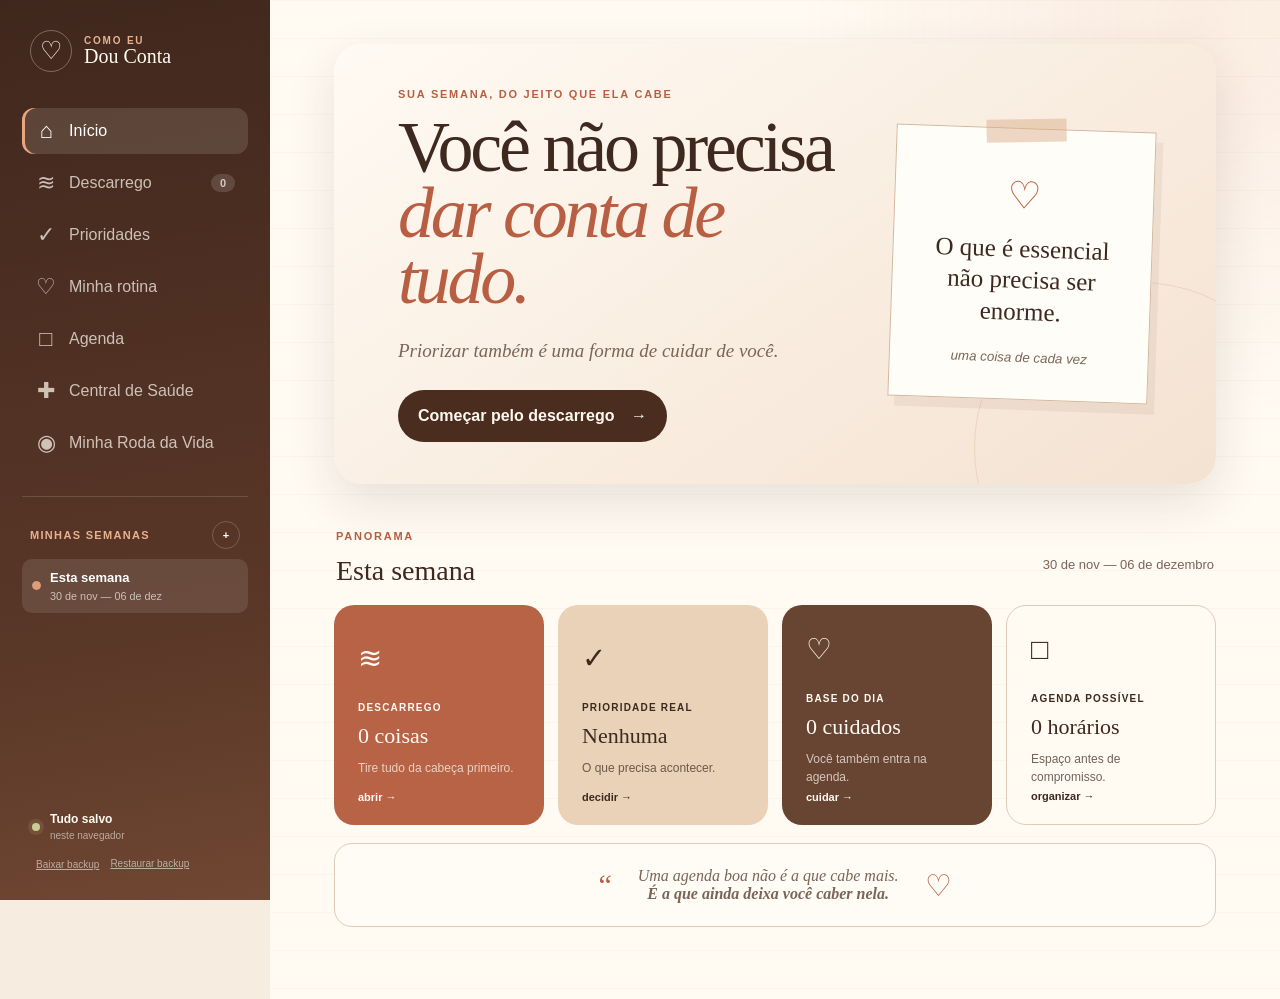
<file: index.html>
<!doctype html>
<html lang="pt-BR">
<head>
  <meta charset="utf-8">
  <meta name="viewport" content="width=device-width, initial-scale=1">
  <meta name="theme-color" content="#4b2d20">
  <meta name="description" content="Uma ferramenta acolhedora para descarregar, priorizar e organizar uma semana possível.">
  <title>Priorizar também é cuidar — Como Eu Dou Conta</title>
  <link rel="stylesheet" href="./styles.css">
  <link rel="stylesheet" href="./organizacao-extra.css">
</head>
<body>
  <div class="app-shell">
    <aside class="sidebar" aria-label="Navegação principal">
      <a class="brand" href="#inicio" data-view-link="inicio">
        <span class="brand-heart" aria-hidden="true">♡</span>
        <span><small>Como Eu</small> Dou Conta</span>
      </a>

      <nav class="main-nav">
        <button class="nav-item active" type="button" data-view="inicio"><span>⌂</span> Início</button>
        <button class="nav-item" type="button" data-view="descarrego"><span>≋</span> Descarrego <b id="inbox-count">0</b></button>
        <button class="nav-item" type="button" data-view="prioridades"><span>✓</span> Prioridades</button>
        <button class="nav-item" type="button" data-view="rotina"><span>♡</span> Minha rotina</button>
        <button class="nav-item" type="button" data-view="agenda"><span>□</span> Agenda</button>
        <a class="nav-item nav-link" href="./saude.html"><span>✚</span> Central de Saúde</a>
        <a class="nav-item nav-link" href="./roda.html"><span>◉</span> Minha Roda da Vida</a>
      </nav>

      <div class="weeks-block">
        <div class="weeks-heading"><span>Minhas semanas</span><button type="button" id="add-week" title="Adicionar semana" aria-label="Adicionar uma nova semana">+</button></div>
        <div id="week-list" class="week-list"></div>
      </div>

      <div class="save-card">
        <span class="save-dot" aria-hidden="true"></span>
        <div><strong id="save-status">Tudo salvo</strong><small>neste navegador</small></div>
      </div>
      <div class="backup-actions">
        <button type="button" id="export-data">Baixar backup</button>
        <label for="import-data">Restaurar backup</label>
        <input id="import-data" type="file" accept="application/json" hidden>
      </div>
    </aside>

    <main class="content">
      <header class="mobile-header">
        <button type="button" id="menu-toggle" aria-label="Abrir menu">☰</button>
        <span>Como Eu Dou Conta</span>
        <span class="save-dot" aria-label="Salvo"></span>
      </header>

      <section class="view active" id="view-inicio">
        <div class="hero">
          <div class="hero-copy">
            <p class="eyebrow">Sua semana, do jeito que ela cabe</p>
            <h1>Você não precisa<br><em>dar conta de tudo.</em></h1>
            <p id="week-phrase">Priorizar também é uma forma de cuidar de você.</p>
            <button class="primary-action" type="button" data-go="descarrego">Começar pelo descarrego <span>→</span></button>
          </div>
          <div class="hero-note" aria-label="Lembrete da semana">
            <span class="tape"></span>
            <span class="doodle">♡</span>
            <p>O que é essencial<br>não precisa ser enorme.</p>
            <small>uma coisa de cada vez</small>
          </div>
        </div>

        <div class="today-row">
          <div><p class="eyebrow">Panorama</p><h2 id="current-week-title">Esta semana</h2></div>
          <p id="current-week-dates" class="date-range"></p>
        </div>

        <div class="overview-grid">
          <button class="overview-card terracotta" type="button" data-go="descarrego">
            <span class="card-icon">≋</span><small>Descarrego</small><strong id="overview-inbox">0 coisas</strong><p>Tire tudo da cabeça primeiro.</p><b>abrir →</b>
          </button>
          <button class="overview-card sand" type="button" data-go="prioridades">
            <span class="card-icon">✓</span><small>Prioridade real</small><strong id="overview-priority">Nenhuma</strong><p>O que precisa acontecer.</p><b>decidir →</b>
          </button>
          <button class="overview-card cocoa" type="button" data-go="rotina">
            <span class="card-icon">♡</span><small>Base do dia</small><strong id="overview-routine">0 cuidados</strong><p>Você também entra na agenda.</p><b>cuidar →</b>
          </button>
          <button class="overview-card cream" type="button" data-go="agenda">
            <span class="card-icon">□</span><small>Agenda possível</small><strong id="overview-scheduled">0 horários</strong><p>Espaço antes de compromisso.</p><b>organizar →</b>
          </button>
        </div>

        <div class="gentle-banner"><span>“</span><p>Uma agenda boa não é a que cabe mais.<br><strong>É a que ainda deixa você caber nela.</strong></p><span>♡</span></div>
      </section>

      <section class="view" id="view-descarrego">
        <div class="page-head"><div><p class="eyebrow">1 · Tire da cabeça</p><h1>Descarrego</h1><p>Escreva tudo, sem organizar e sem se julgar. A decisão vem depois.</p></div><span class="page-doodle">≋</span></div>
        <form class="capture-box" id="capture-form">
          <label for="task-input">O que está ocupando espaço na sua cabeça?</label>
          <div class="capture-row"><input id="task-input" autocomplete="off" placeholder="Ex.: marcar consulta, responder aquele e-mail…"><button type="submit">Adicionar</button></div>
          <p>Não precisa escrever bonito. Só precisa sair daí de dentro.</p>
        </form>
        <div class="list-toolbar"><div><h2>Caixa de entrada</h2><p><span id="task-total">0</span> itens para olhar com calma</p></div><select id="task-filter"><option value="all">Todos</option><option value="unclassified">Sem decidir</option><option value="priority">Prioridade</option><option value="scheduled">Com data</option><option value="someday">Sem data</option><option value="extra">Perfumaria</option><option value="drop">Pode deixar de existir</option><option value="done">Concluídos</option></select></div>
        <div id="task-list" class="task-list"></div>
      </section>

      <section class="view" id="view-prioridades">
        <div class="page-head"><div><p class="eyebrow">2 · Decida com gentileza</p><h1>O que merece espaço?</h1><p>Use os critérios abaixo. Prioridade não é tudo que importa — é o que precisa vir primeiro agora.</p></div><span class="page-doodle">✓</span></div>
        <div class="criteria-grid">
          <article class="criterion priority"><span>1</span><h3>É prioridade</h3><p>Tem consequência real se não for feito nesta semana, cuida de algo essencial ou destrava outras coisas.</p><small>Escolha poucas. Idealmente, até 3.</small></article>
          <article class="criterion scheduled"><span>2</span><h3>Precisa de data</h3><p>É importante e tem um momento certo, prazo ou depende de outra pessoa.</p><small>Coloque na agenda com folga.</small></article>
          <article class="criterion someday"><span>3</span><h3>Pode ficar sem data</h3><p>Precisa ser feito, mas não perde sentido se esperar. Fica guardado sem ocupar o hoje.</p><small>Você não está esquecendo.</small></article>
          <article class="criterion extra"><span>4</span><h3>É perfumaria</h3><p>Seria gostoso, bonito ou melhoraria algo — mas só entra se houver tempo e energia.</p><small>“Se der” é uma categoria válida.</small></article>
          <article class="criterion drop"><span>5</span><h3>Pode deixar de existir</h3><p>Talvez não precise ser feito. Pergunte: o que realmente acontece se eu simplesmente não fizer?</p><small>Retirar também é organizar.</small></article>
        </div>
        <section class="support-network" aria-labelledby="support-title">
          <div class="support-copy"><p class="eyebrow">Quem pode carregar isso comigo?</p><h2 id="support-title">Minha rede de apoio</h2><p>Cadastre pessoas que podem assumir uma tarefa ou oferecer ajuda. Depois, escolha uma delas em cada item.</p></div>
          <form id="support-form" class="support-form"><input id="support-name" autocomplete="off" placeholder="Ex.: João, minha irmã, equipe…" aria-label="Nome de quem pode ajudar"><button type="submit">Adicionar pessoa</button></form>
          <div id="support-list" class="support-list"></div>
        </section>
        <div class="priority-board">
          <div class="board-head"><div><h2>Suas decisões da semana</h2><p>Primeiro decida onde a tarefa fica. Depois, decida quem precisa carregá-la.</p></div><button type="button" class="soft-button" data-go="descarrego">+ adicionar itens</button></div>
          <div id="priority-columns" class="priority-columns"></div>
        </div>
      </section>

      <section class="view" id="view-rotina">
        <div class="page-head"><div><p class="eyebrow">3 · Sustente o básico</p><h1>A rotina que eu quero ter</h1><p>Antes das tarefas, escolha o que você precisa para atravessar os dias minimamente bem.</p></div><span class="page-doodle">♡</span></div>
        <div class="routine-intro"><div><h2>O que precisa existir no seu dia?</h2><p>Não é uma rotina perfeita. É um chão: água, comida, remédio, pausa, sono, movimento, silêncio — o que sustenta você.</p></div><span>o básico<br>também conta</span></div>
        <form id="routine-form" class="routine-form">
          <input id="routine-input" placeholder="Ex.: almoçar longe da tela" autocomplete="off">
          <select id="routine-frequency"><option value="todos os dias">Todos os dias</option><option value="dias úteis">Dias úteis</option><option value="3× na semana">3× na semana</option><option value="1× na semana">1× na semana</option></select>
          <button type="submit">Adicionar cuidado</button>
        </form>
        <div id="routine-list" class="routine-list"></div>
        <div class="permission-note"><span>♡</span><p><strong>Permissão da semana</strong> Uma rotina mínima feita pela metade ainda pode ser o que sustenta um dia difícil.</p></div>
      </section>

      <section class="view" id="view-agenda">
        <div class="page-head"><div><p class="eyebrow">4 · Dê lugar, não aperto</p><h1>Agenda possível</h1><p>Distribua só o que realmente precisa de dia e horário. Deixe respiro entre as coisas.</p></div><span class="page-doodle">□</span></div>
        <div class="agenda-toolbar"><button type="button" id="agenda-prev" aria-label="Semana anterior">←</button><div><strong id="agenda-title">Esta semana</strong><small id="agenda-subtitle"></small></div><button type="button" id="agenda-next" aria-label="Próxima semana">→</button></div>
        <div id="agenda-grid" class="agenda-grid"></div>
        <div class="agenda-hint"><span>i</span><p><strong>Um combinado gentil:</strong> tente ocupar no máximo 60% do seu tempo disponível. Imprevistos também precisam caber.</p></div>
      </section>
    </main>
  </div>

  <dialog id="schedule-dialog">
    <form method="dialog" id="schedule-form">
      <button class="dialog-close" value="cancel" aria-label="Fechar">×</button>
      <p class="eyebrow">Colocar na agenda</p><h2 id="schedule-task-name">Tarefa</h2>
      <label>Dia<select id="schedule-day"></select></label>
      <label>Horário<input id="schedule-time" type="time" value="09:00"></label>
      <div class="dialog-actions"><button value="cancel" class="soft-button">Cancelar</button><button value="default" id="confirm-schedule" class="primary-small">Agendar</button></div>
    </form>
  </dialog>

  <div id="toast" role="status" aria-live="polite"></div>
  <script src="./app.js"></script>
</body>
</html>
</file>
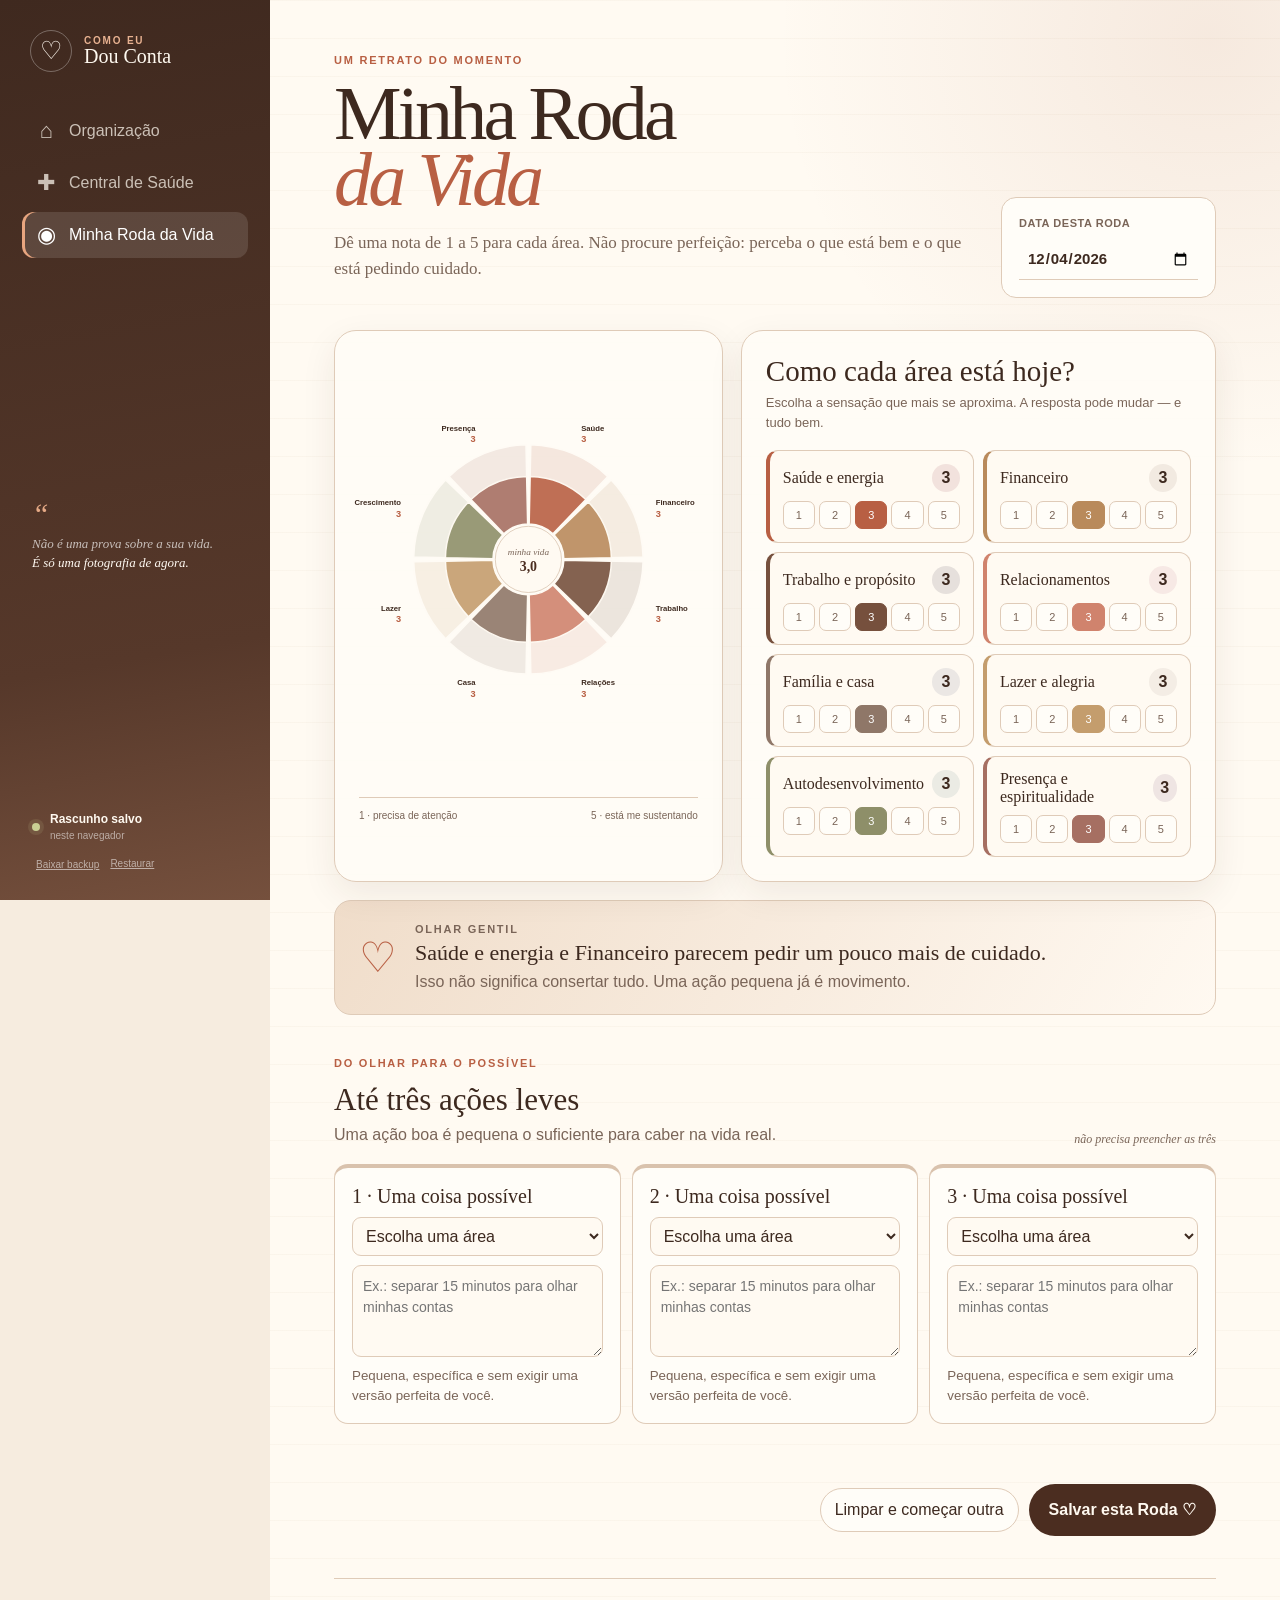
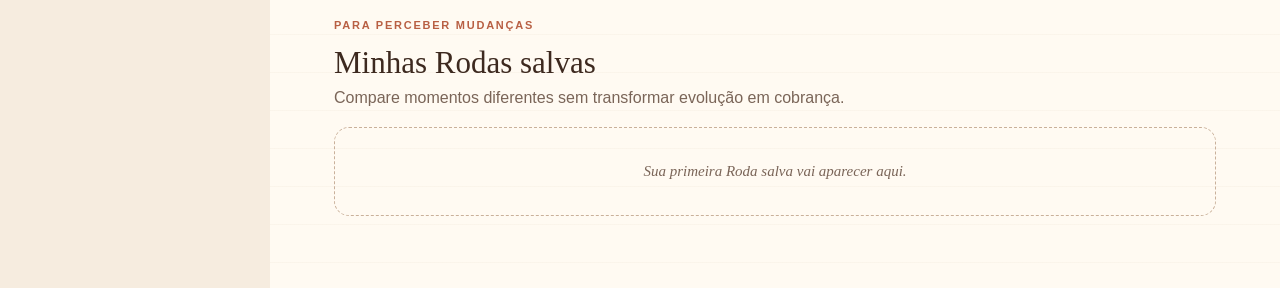
<file: roda.html>
<!doctype html>
<html lang="pt-BR">
<head>
  <meta charset="utf-8">
  <meta name="viewport" content="width=device-width, initial-scale=1">
  <meta name="theme-color" content="#4b2d20">
  <meta name="description" content="Uma Roda da Vida gentil para observar as áreas da vida e escolher até três pequenas ações.">
  <title>Minha Roda da Vida — Como Eu Dou Conta</title>
  <link rel="stylesheet" href="./styles.css">
  <link rel="stylesheet" href="./roda.css">
</head>
<body class="wheel-body">
  <div class="app-shell">
    <aside class="sidebar wheel-sidebar">
      <a class="brand" href="./index.html"><span class="brand-heart">♡</span><span><small>Como Eu</small> Dou Conta</span></a>
      <nav class="main-nav">
        <a class="nav-item nav-link" href="./index.html"><span>⌂</span> Organização</a>
        <a class="nav-item nav-link" href="./saude.html"><span>✚</span> Central de Saúde</a>
        <button class="nav-item active" type="button"><span>◉</span> Minha Roda da Vida</button>
      </nav>
      <div class="wheel-side-note"><span>“</span><p>Não é uma prova sobre a sua vida.<br><strong>É só uma fotografia de agora.</strong></p></div>
      <div class="save-card"><span class="save-dot"></span><div><strong id="wheel-save-status">Rascunho salvo</strong><small>neste navegador</small></div></div>
      <div class="backup-actions"><button type="button" id="wheel-export">Baixar backup</button><label for="wheel-import">Restaurar</label><input id="wheel-import" type="file" accept="application/json" hidden></div>
    </aside>

    <main class="content wheel-content">
      <header class="mobile-header"><button type="button" id="wheel-menu" aria-label="Abrir menu">☰</button><span>Minha Roda da Vida</span><span class="save-dot"></span></header>
      <header class="wheel-head"><div><p class="eyebrow">Um retrato do momento</p><h1>Minha Roda<br><em>da Vida</em></h1><p>Dê uma nota de 1 a 5 para cada área. Não procure perfeição: perceba o que está bem e o que está pedindo cuidado.</p></div><label class="date-card">Data desta roda<input type="date" id="wheel-date"></label></header>

      <section class="wheel-workspace">
        <div class="chart-panel">
          <svg id="life-wheel" viewBox="0 0 440 440" role="img" aria-labelledby="wheel-chart-title wheel-chart-desc">
            <title id="wheel-chart-title">Gráfico da Roda da Vida</title>
            <desc id="wheel-chart-desc">Cada setor mostra uma área da vida avaliada de um a cinco.</desc>
            <g id="wheel-background"></g><g id="wheel-values"></g><g id="wheel-labels"></g>
            <circle cx="220" cy="220" r="43" fill="#fffaf2" stroke="#d9c2ad"></circle>
            <text x="220" y="214" text-anchor="middle" class="wheel-center-label">minha vida</text>
            <text x="220" y="235" text-anchor="middle" class="wheel-center-score" id="wheel-average">3,0</text>
          </svg>
          <div class="chart-legend"><span>1 · precisa de atenção</span><span>5 · está me sustentando</span></div>
        </div>
        <div class="ratings-panel"><div class="panel-intro"><h2>Como cada área está hoje?</h2><p>Escolha a sensação que mais se aproxima. A resposta pode mudar — e tudo bem.</p></div><div id="rating-list" class="rating-list"></div></div>
      </section>

      <section class="insight-banner"><span>♡</span><div><p class="eyebrow">Olhar gentil</p><strong id="wheel-insight">Você não precisa melhorar tudo ao mesmo tempo.</strong><p id="wheel-insight-detail">Escolha uma área que faria diferença e comece pequeno.</p></div></section>

      <section class="actions-section">
        <div class="section-heading"><div><p class="eyebrow">Do olhar para o possível</p><h2>Até três ações leves</h2><p>Uma ação boa é pequena o suficiente para caber na vida real.</p></div><span>não precisa preencher as três</span></div>
        <div id="gentle-actions" class="gentle-actions"></div>
      </section>

      <div class="wheel-actions"><button type="button" id="new-wheel" class="soft-button">Limpar e começar outra</button><button type="button" id="save-wheel" class="primary-action">Salvar esta Roda ♡</button></div>

      <section class="history-section"><div class="section-heading"><div><p class="eyebrow">Para perceber mudanças</p><h2>Minhas Rodas salvas</h2><p>Compare momentos diferentes sem transformar evolução em cobrança.</p></div></div><div id="wheel-history" class="wheel-history"></div></section>
    </main>
  </div>
  <div id="wheel-toast" role="status" aria-live="polite"></div>
  <script src="./roda.js"></script>
</body>
</html>
</file>
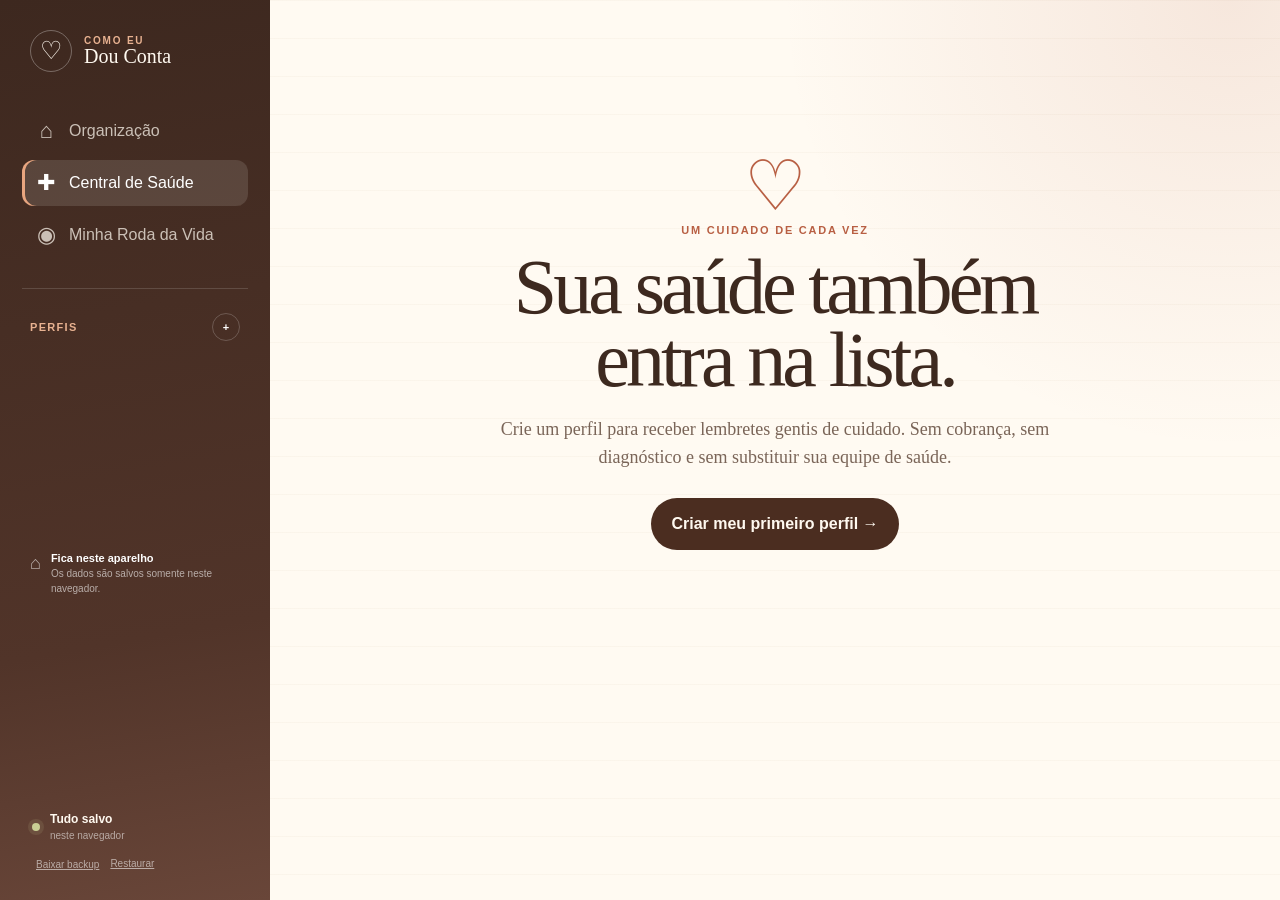
<file: saude.html>
<!doctype html>
<html lang="pt-BR">
<head>
  <meta charset="utf-8">
  <meta name="viewport" content="width=device-width, initial-scale=1">
  <meta name="theme-color" content="#4b2d20">
  <meta name="description" content="Uma central gentil para lembrar dos cuidados de saúde da mulher e acompanhar a gestação.">
  <title>Central de Saúde — Como Eu Dou Conta</title>
  <link rel="stylesheet" href="./styles.css">
  <link rel="stylesheet" href="./saude.css">
</head>
<body class="health-body">
  <div class="app-shell health-shell">
    <aside class="sidebar health-sidebar">
      <a class="brand" href="./index.html"><span class="brand-heart">♡</span><span><small>Como Eu</small> Dou Conta</span></a>
      <nav class="main-nav">
        <a class="nav-item nav-link" href="./index.html"><span>⌂</span> Organização</a>
        <button class="nav-item active" type="button"><span>✚</span> Central de Saúde</button>
        <a class="nav-item nav-link" href="./roda.html"><span>◉</span> Minha Roda da Vida</a>
      </nav>
      <div class="weeks-block profiles-block">
        <div class="weeks-heading"><span>Perfis</span><button type="button" id="add-profile" aria-label="Adicionar perfil">+</button></div>
        <div id="profile-list" class="week-list"></div>
      </div>
      <div class="health-privacy"><span>⌂</span><p><strong>Fica neste aparelho</strong>Os dados são salvos somente neste navegador.</p></div>
      <div class="save-card"><span class="save-dot"></span><div><strong id="health-save-status">Tudo salvo</strong><small>neste navegador</small></div></div>
      <div class="backup-actions"><button type="button" id="health-export">Baixar backup</button><label for="health-import">Restaurar</label><input id="health-import" type="file" accept="application/json" hidden></div>
    </aside>

    <main class="content health-content">
      <header class="mobile-header"><button type="button" id="health-menu" aria-label="Abrir menu">☰</button><span>Central de Saúde</span><span class="save-dot"></span></header>
      <section id="health-empty" class="health-empty">
        <span>♡</span><p class="eyebrow">Um cuidado de cada vez</p><h1>Sua saúde também<br>entra na lista.</h1><p>Crie um perfil para receber lembretes gentis de cuidado. Sem cobrança, sem diagnóstico e sem substituir sua equipe de saúde.</p><button class="primary-action" id="empty-add" type="button">Criar meu primeiro perfil →</button>
      </section>

      <section id="health-dashboard" hidden>
        <header class="health-head">
          <div><p class="eyebrow" id="profile-kicker">Central de Saúde</p><h1>Oi, <span id="profile-name">você</span>.</h1><p id="profile-intro">Vamos cuidar do que sustenta você?</p></div>
          <div class="health-head-actions"><button type="button" id="edit-profile" class="soft-button">Editar perfil</button><button type="button" id="delete-profile" class="icon-button danger" title="Excluir perfil">×</button></div>
        </header>

        <div id="woman-dashboard">
          <section class="health-hero woman-hero"><div><p class="eyebrow">Sua lista gentil</p><h2>Cuidar de você não precisa virar outra cobrança.</h2><p>Estes lembretes ajudam a preparar uma conversa com a UBS ou profissional que acompanha você.</p></div><span class="health-scribble">comece<br>pelo possível ♡</span></section>
          <div class="health-summary" id="woman-summary"></div>
          <section class="health-section"><div class="section-heading"><div><p class="eyebrow">Para lembrar com carinho</p><h2>Meu cuidado essencial</h2></div><span id="care-progress">0 de 0 vistos</span></div><div id="woman-checklist" class="gentle-checklist"></div></section>
          <section class="health-section"><div class="section-heading"><div><p class="eyebrow">Seu espaço</p><h2>O que eu quero conversar na próxima consulta</h2></div></div><textarea id="woman-notes" class="health-notes" placeholder="Sintomas, dúvidas, mudanças no corpo, sono, humor, ciclo, medicamentos…"></textarea></section>
        </div>

        <div id="pregnancy-dashboard" hidden>
          <section class="pregnancy-hero" id="pregnancy-hero"><div><p class="eyebrow">Sua gestação hoje</p><h2 id="pregnancy-week">Calcule sua semana</h2><p>Cada consulta é também um espaço para você ser ouvida.</p></div><div class="due-card"><small>Data provável do parto</small><strong id="due-date">—</strong><span id="days-left"></span></div></section>
          <div class="pregnancy-stats"><article><span>○</span><small>Trimestre</small><strong id="trimester">—</strong></article><article><span>✓</span><small>Contatos sugeridos pela OMS</small><strong><span id="visit-count">0</span> de 8</strong></article><article><span>□</span><small>Imagem essencial</small><strong>1 antes de 24 sem.</strong></article></div>

          <section class="health-section birth-plan-section"><div class="section-heading"><div><p class="eyebrow">Plano de parto flexível</p><h2>Três coisas para pensar</h2><p>Não é escolher um resultado perfeito. É registrar o que importa mesmo se o caminho mudar.</p></div></div><div class="birth-plan-grid">
            <label><span>1 · Meu desejo</span><small>Ex.: tentar parto vaginal, ter liberdade de posição.</small><textarea data-plan="first" placeholder="O que eu gostaria, se estiver tudo bem?"></textarea></label>
            <label><span>2 · Se precisar mudar</span><small>Ex.: cesárea quando houver indicação e explicação clara.</small><textarea data-plan="second" placeholder="O que me ajuda a me sentir segura?"></textarea></label>
            <label><span>3 · Em qualquer cenário</span><small>Ex.: acompanhante, respeito, contato pele a pele quando possível.</small><textarea data-plan="third" placeholder="O que eu quero preservar sempre?"></textarea></label>
          </div></section>

          <section class="health-section"><div class="section-heading"><div><p class="eyebrow">Pré-natal</p><h2>Oito encontros para se orientar</h2><p>A OMS sugere contatos até 12, 20, 26, 30, 34, 36, 38 e 40 semanas. O SUS pode usar uma frequência maior: mensal, quinzenal e depois semanal.</p></div></div><div id="visit-roadmap" class="visit-roadmap"></div></section>
          <section class="health-section"><div class="section-heading"><div><p class="eyebrow">Linha do tempo gentil</p><h2>O que costuma entrar na conversa</h2><p>É um roteiro para lembrar e perguntar — não uma prescrição. A equipe ajusta conforme seu histórico, resultados e risco.</p></div></div><div id="pregnancy-timeline" class="pregnancy-timeline"></div></section>
          <section class="danger-signs"><span>!</span><div><strong>Procure atendimento sem esperar</strong><p>Sangramento, dor forte na barriga, dor de cabeça intensa, febre alta, inchaço importante, falta de ar, alteração visual ou redução dos movimentos do bebê precisam de avaliação. Em dúvida, procure seu serviço de saúde.</p></div></section>
        </div>

        <details class="sources-panel"><summary>Fontes e limites desta Central</summary><p>Conteúdo educativo para organizar perguntas e lembretes; não faz diagnóstico, não define risco e não substitui atendimento.</p><ul><li><a href="https://www.who.int/publications/i/item/9789241549912" target="_blank" rel="noreferrer">OMS — cuidado pré-natal para uma experiência positiva</a></li><li><a href="https://www.gov.br/saude/pt-br/assuntos/saude-de-a-a-z/g/gravidez/pre-natal" target="_blank" rel="noreferrer">Ministério da Saúde — Pré-natal</a></li><li><a href="https://www.gov.br/saude/pt-br/assuntos/saude-de-a-a-z/g/gravidez/exames-e-vacinas" target="_blank" rel="noreferrer">Ministério da Saúde — Exames e vacinas</a></li><li><a href="https://www.gov.br/saude/pt-br/assuntos/saude-de-a-a-z/s/saude-da-mulher" target="_blank" rel="noreferrer">Ministério da Saúde — Saúde da mulher</a></li></ul></details>
      </section>
    </main>
  </div>

  <dialog id="profile-dialog" class="profile-dialog"><form method="dialog" id="profile-form"><button class="dialog-close" value="cancel" aria-label="Fechar">×</button><p class="eyebrow">Perfil de cuidado</p><h2 id="profile-dialog-title">Adicionar perfil</h2><input type="hidden" id="editing-profile-id"><label>Como quer chamar este perfil?<input id="new-profile-name" required placeholder="Ex.: Talita"></label><label>Tipo de cuidado<select id="new-profile-type"><option value="woman">Saúde da mulher</option><option value="pregnancy">Gestação</option></select></label><label>Data de nascimento <small>(opcional)</small><input id="new-profile-birth" type="date"></label><div id="pregnancy-fields" hidden><label>Você sabe…<select id="date-mode"><option value="lmp">A data da última menstruação</option><option value="due">A data provável do parto</option></select></label><label id="lmp-label">Primeiro dia da última menstruação<input id="profile-lmp" type="date"></label><label id="due-label" hidden>Data provável do parto<input id="profile-due" type="date"></label><label>Paleta do quadro<select id="baby-theme"><option value="neutral">Neutra — ainda não sei / não quero definir</option><option value="girl">Menina — rosa suave</option><option value="boy">Menino — azul suave</option></select></label></div><div class="dialog-actions"><button value="cancel" class="soft-button">Cancelar</button><button type="submit" class="primary-small">Salvar perfil</button></div></form></dialog>
  <div id="health-toast" role="status" aria-live="polite"></div>
  <script src="./saude.js"></script>
</body>
</html>
</file>
<file: styles.css>
:root{--ink:#3d291f;--muted:#7a6558;--paper:#fffaf2;--cream:#f4e7d8;--sand:#e7cfb4;--peach:#d98563;--terracotta:#b85f43;--brown:#4b2d20;--cocoa:#76503d;--line:#dfcbb8;--sage:#9a9b72;--white:#fffdf8;--shadow:0 18px 50px rgba(69,43,30,.12);--serif:Georgia,"Times New Roman",serif;--sans:"Trebuchet MS",Arial,sans-serif}
*{box-sizing:border-box}html{scroll-behavior:smooth}body{margin:0;min-height:100vh;color:var(--ink);background:#f6ecdf;font:16px/1.5 var(--sans)}button,input,select{font:inherit}button{color:inherit}.app-shell{display:grid;grid-template-columns:270px minmax(0,1fr);min-height:100vh}.sidebar{position:sticky;top:0;height:100vh;display:flex;flex-direction:column;padding:30px 22px 22px;background:linear-gradient(170deg,#40271d,#5b3828 72%,#704733);color:#fff9f0;overflow:auto}.brand{display:flex;align-items:center;gap:12px;margin:0 8px 36px;color:inherit;text-decoration:none;font:400 20px/1.05 var(--serif)}.brand small{display:block;color:#e8b291;font:700 10px/1 var(--sans);letter-spacing:.18em;text-transform:uppercase}.brand-heart{display:grid;place-items:center;width:42px;height:42px;border:1px solid rgba(255,255,255,.3);border-radius:50%;font-size:25px}.main-nav{display:grid;gap:6px}.nav-item{display:flex;align-items:center;gap:12px;width:100%;padding:11px 13px;border:0;border-radius:12px;background:transparent;color:rgba(255,249,240,.72);text-align:left;cursor:pointer}.nav-item span{width:22px;font:22px/1 var(--serif);text-align:center}.nav-item b{margin-left:auto;min-width:24px;padding:1px 7px;border-radius:999px;background:rgba(255,255,255,.14);font-size:11px;text-align:center}.nav-item:hover,.nav-item.active{background:rgba(255,250,242,.12);color:#fff}.nav-item.active{box-shadow:inset 3px 0 #e8a57f}.weeks-block{margin-top:30px;padding-top:24px;border-top:1px solid rgba(255,255,255,.14)}.weeks-heading{display:flex;align-items:center;justify-content:space-between;padding:0 8px 10px;color:#e8b291;font-size:11px;font-weight:700;letter-spacing:.12em;text-transform:uppercase}.weeks-heading button{width:28px;height:28px;border:1px solid rgba(255,255,255,.2);border-radius:50%;background:transparent;color:#fff;cursor:pointer}.week-list{display:grid;gap:4px}.week-tab{display:flex;align-items:center;gap:9px;width:100%;padding:9px 10px;border:0;border-radius:10px;background:transparent;color:rgba(255,249,240,.7);font-size:13px;text-align:left;cursor:pointer}.week-tab::before{content:"";width:7px;height:7px;border:1px solid #dc9d79;border-radius:50%}.week-tab.active{background:rgba(255,255,255,.1);color:#fff}.week-tab.active::before{background:#dc9d79}.week-tab small{display:block;opacity:.65}.save-card{display:flex;align-items:center;gap:10px;margin-top:auto;padding:15px 10px 8px}.save-card strong,.save-card small{display:block}.save-card strong{font-size:12px}.save-card small{color:rgba(255,255,255,.55);font-size:10px}.save-dot{display:block;width:8px;height:8px;border-radius:50%;background:#c9cf94;box-shadow:0 0 0 4px rgba(201,207,148,.12)}.backup-actions{display:flex;gap:5px;padding:5px 8px}.backup-actions button,.backup-actions label{border:0;background:transparent;color:rgba(255,255,255,.56);font-size:10px;text-decoration:underline;cursor:pointer}.content{min-width:0;padding:44px clamp(30px,5vw,78px) 72px;background:radial-gradient(circle at 92% 2%,rgba(217,133,99,.12),transparent 25rem),linear-gradient(rgba(223,203,184,.13) 1px,transparent 1px) 0 0/100% 38px,var(--paper)}.mobile-header{display:none}.view{display:none;max-width:1180px;margin:0 auto}.view.active{display:block;animation:appear .28s ease}@keyframes appear{from{opacity:0;transform:translateY(5px)}to{opacity:1;transform:none}}.eyebrow{margin:0 0 11px;color:var(--terracotta);font-size:11px;font-weight:800;letter-spacing:.16em;text-transform:uppercase}.hero{position:relative;display:grid;grid-template-columns:minmax(0,1.5fr) minmax(260px,.65fr);gap:50px;align-items:center;min-height:365px;padding:42px clamp(30px,5vw,64px);overflow:hidden;border-radius:28px;background:linear-gradient(145deg,#fffaf3 0%,#f4e2d1 100%);box-shadow:var(--shadow)}.hero::after{content:"";position:absolute;right:-90px;bottom:-130px;width:330px;height:330px;border:1px solid rgba(184,95,67,.15);border-radius:50%}.hero h1,.page-head h1{margin:0;font:400 clamp(42px,6vw,72px)/.92 var(--serif);letter-spacing:-.045em}.hero h1 em{color:var(--terracotta);font-weight:400}.hero-copy>p:not(.eyebrow){max-width:570px;margin:25px 0;color:var(--muted);font:italic 19px/1.45 var(--serif)}.primary-action,.primary-small{border:0;border-radius:999px;background:var(--brown);color:#fff9f0;font-weight:700;cursor:pointer}.primary-action{padding:14px 20px}.primary-action span{margin-left:12px}.hero-note{position:relative;z-index:1;padding:48px 28px 30px;transform:rotate(2deg);border:1px solid #d3b89e;background:#fffdf8;box-shadow:7px 10px 0 rgba(118,80,61,.08);text-align:center}.hero-note .tape{position:absolute;top:-10px;left:50%;width:80px;height:23px;transform:translateX(-50%) rotate(-3deg);background:rgba(217,174,139,.48)}.doodle{display:block;color:var(--terracotta);font:38px/1 var(--serif)}.hero-note p{margin:18px 0;font:25px/1.25 var(--serif)}.hero-note small{color:var(--muted);font-style:italic}.today-row{display:flex;align-items:end;justify-content:space-between;margin:44px 2px 18px}.today-row h2{margin:0;font:400 28px var(--serif)}.date-range{color:var(--muted);font-size:13px}.overview-grid{display:grid;grid-template-columns:repeat(4,minmax(0,1fr));gap:14px}.overview-card{position:relative;min-height:220px;padding:24px;border:0;border-radius:20px;text-align:left;cursor:pointer;transition:transform .2s,box-shadow .2s}.overview-card:hover{transform:translateY(-3px);box-shadow:var(--shadow)}.overview-card small,.overview-card strong,.overview-card p,.overview-card b{display:block}.overview-card small{margin-top:25px;font-size:10px;font-weight:800;letter-spacing:.12em;text-transform:uppercase}.overview-card strong{margin-top:8px;font:400 22px var(--serif)}.overview-card p{margin:10px 0;color:inherit;opacity:.72;font-size:12px}.overview-card b{position:absolute;bottom:20px;font-size:11px}.card-icon{font:29px/1 var(--serif)}.terracotta{background:#b96346;color:#fffaf3}.sand{background:#ead2b9}.cocoa{background:#684432;color:#fffaf3}.cream{border:1px solid var(--line);background:#fffaf2}.gentle-banner{display:flex;align-items:center;justify-content:center;gap:26px;margin-top:18px;padding:23px;border:1px solid var(--line);border-radius:18px;background:rgba(255,253,248,.78);color:var(--muted);text-align:center}.gentle-banner span{color:var(--terracotta);font:30px var(--serif)}.gentle-banner p{margin:0;font:italic 16px var(--serif)}.page-head{display:flex;align-items:flex-start;justify-content:space-between;padding:12px 0 32px;border-bottom:1px solid var(--line)}.page-head h1{font-size:clamp(42px,5vw,64px)}.page-head p:last-child{max-width:680px;color:var(--muted)}.page-doodle{display:grid;place-items:center;width:82px;height:82px;border:1px solid var(--line);border-radius:50%;color:var(--terracotta);font:38px var(--serif)}.capture-box{margin:30px 0;padding:26px;border-radius:20px;background:linear-gradient(135deg,#edd5c2,#f5e7da)}.capture-box label{display:block;margin-bottom:11px;font:22px var(--serif)}.capture-row{display:grid;grid-template-columns:1fr auto;gap:9px}.capture-row input,.routine-form input{min-width:0;padding:13px 15px;border:1px solid #cdb49f;border-radius:12px;background:#fffdf8;outline:0}.capture-row input:focus,.routine-form input:focus{border-color:var(--terracotta);box-shadow:0 0 0 3px rgba(184,95,67,.12)}.capture-row button,.routine-form button{padding:12px 18px;border:0;border-radius:12px;background:var(--brown);color:#fff;cursor:pointer}.capture-box>p{margin:9px 0 0;color:var(--muted);font:italic 12px var(--serif)}.list-toolbar,.board-head{display:flex;align-items:end;justify-content:space-between;gap:20px;margin:30px 0 14px}.list-toolbar h2,.board-head h2{margin:0;font:28px var(--serif)}.list-toolbar p,.board-head p{margin:3px 0;color:var(--muted);font-size:12px}.list-toolbar select,.routine-form select{padding:10px 34px 10px 11px;border:1px solid var(--line);border-radius:10px;background:#fffdf8;color:var(--ink)}.task-list{display:grid;gap:9px}.task-item{display:grid;grid-template-columns:auto minmax(180px,1fr) minmax(130px,.35fr) auto;gap:12px;align-items:center;padding:13px 14px;border:1px solid var(--line);border-left:4px solid #cbb6a3;border-radius:13px;background:rgba(255,253,248,.9)}.task-item[data-kind=priority]{border-left-color:var(--terracotta)}.task-item[data-kind=scheduled]{border-left-color:#b58761}.task-item[data-kind=someday]{border-left-color:#919272}.task-item[data-kind=extra]{border-left-color:#c8a991}.task-item.done{opacity:.55}.task-item.done .task-text{text-decoration:line-through}.task-check{width:19px;height:19px;accent-color:var(--terracotta)}.task-text{font:17px var(--serif);overflow-wrap:anywhere}.task-kind{padding:8px;border:1px solid var(--line);border-radius:9px;background:#fff}.task-buttons{display:flex;gap:5px}.icon-button{display:grid;place-items:center;width:34px;height:34px;border:0;border-radius:50%;background:transparent;color:var(--muted);cursor:pointer}.icon-button:hover{background:var(--cream);color:var(--terracotta)}.empty-state{padding:40px;border:1px dashed #cdb49f;border-radius:16px;color:var(--muted);font:italic 16px var(--serif);text-align:center}.criteria-grid{display:grid;grid-template-columns:repeat(4,1fr);gap:12px;margin:30px 0}.criterion{min-height:245px;padding:23px;border:1px solid var(--line);border-top:5px solid #cbb6a3;border-radius:16px;background:#fffdf8}.criterion>span{display:grid;place-items:center;width:32px;height:32px;border-radius:50%;background:var(--cream);font:700 15px var(--serif)}.criterion h3{margin:20px 0 8px;font:22px var(--serif)}.criterion p{color:var(--muted);font-size:13px}.criterion small{display:block;margin-top:20px;color:var(--terracotta);font-weight:700}.criterion.priority{border-top-color:var(--terracotta)}.criterion.scheduled{border-top-color:#b58761}.criterion.someday{border-top-color:#919272}.criterion.extra{border-top-color:#c8a991}.priority-board{margin-top:35px}.soft-button{padding:9px 14px;border:1px solid var(--line);border-radius:999px;background:#fffdf8;cursor:pointer}.priority-columns{display:grid;grid-template-columns:repeat(4,1fr);gap:10px}.priority-column{min-height:230px;padding:13px;border:1px solid var(--line);border-radius:15px;background:rgba(244,231,216,.37)}.priority-column h3{margin:2px 2px 12px;font:18px var(--serif)}.priority-card{margin-bottom:8px;padding:11px;border:1px solid var(--line);border-radius:10px;background:#fffdf8;font-size:13px}.priority-card button{float:right;border:0;background:none;color:var(--muted);cursor:pointer}.routine-intro{display:flex;align-items:center;justify-content:space-between;gap:30px;margin:30px 0;padding:28px;border-radius:20px;background:var(--brown);color:#fffaf3}.routine-intro h2{margin:0 0 8px;font:28px var(--serif)}.routine-intro p{max-width:650px;margin:0;color:rgba(255,255,255,.7)}.routine-intro>span{color:#e8b291;font:italic 20px/1.2 var(--serif);text-align:center;transform:rotate(-4deg)}.routine-form{display:grid;grid-template-columns:1fr auto auto;gap:9px;margin-bottom:22px}.routine-list{display:grid;grid-template-columns:repeat(2,minmax(0,1fr));gap:11px}.routine-item{display:grid;grid-template-columns:auto 1fr auto;align-items:center;gap:12px;padding:16px;border:1px solid var(--line);border-radius:14px;background:#fffdf8}.routine-item input{width:20px;height:20px;accent-color:var(--terracotta)}.routine-item strong,.routine-item small{display:block}.routine-item small{color:var(--muted)}.routine-item.done strong{text-decoration:line-through;opacity:.55}.permission-note,.agenda-hint{display:flex;align-items:center;gap:15px;margin-top:22px;padding:18px;border:1px solid var(--line);border-radius:14px;background:rgba(234,210,185,.35)}.permission-note span,.agenda-hint span{display:grid;place-items:center;flex:0 0 auto;width:35px;height:35px;border-radius:50%;background:var(--terracotta);color:#fff}.permission-note p,.agenda-hint p{margin:0;color:var(--muted)}.agenda-toolbar{display:flex;align-items:center;justify-content:center;gap:22px;margin:28px 0 18px}.agenda-toolbar button{width:38px;height:38px;border:1px solid var(--line);border-radius:50%;background:#fffdf8;cursor:pointer}.agenda-toolbar div{text-align:center}.agenda-toolbar strong,.agenda-toolbar small{display:block}.agenda-toolbar strong{font:24px var(--serif)}.agenda-toolbar small{color:var(--muted)}.agenda-grid{display:grid;grid-template-columns:repeat(7,minmax(125px,1fr));gap:8px;overflow-x:auto;padding-bottom:8px}.agenda-day{min-height:330px;padding:12px;border:1px solid var(--line);border-radius:14px;background:rgba(255,253,248,.8)}.agenda-day.today{border-color:var(--terracotta);box-shadow:inset 0 4px var(--terracotta)}.agenda-day h3{margin:0;font:17px var(--serif)}.agenda-day>small{color:var(--muted)}.agenda-events{display:grid;gap:7px;margin-top:15px}.agenda-event{padding:9px;border-left:3px solid var(--terracotta);border-radius:8px;background:#f2dfcf;font-size:11px}.agenda-event time{display:block;color:var(--terracotta);font-weight:800}.agenda-event button{float:right;border:0;background:none;color:var(--muted);cursor:pointer}dialog{width:min(440px,calc(100% - 30px));padding:0;border:0;border-radius:20px;background:var(--paper);box-shadow:0 30px 90px rgba(60,35,22,.3)}dialog::backdrop{background:rgba(45,28,20,.55)}dialog form{position:relative;padding:30px}dialog h2{margin:0 0 20px;font:28px var(--serif)}dialog label{display:grid;gap:6px;margin:13px 0;color:var(--muted);font-size:12px}dialog select,dialog input{padding:11px;border:1px solid var(--line);border-radius:10px;background:#fff}.dialog-close{position:absolute;right:16px;top:14px;border:0;background:none;font-size:24px;cursor:pointer}.dialog-actions{display:flex;justify-content:flex-end;gap:8px;margin-top:22px}.primary-small{padding:10px 16px}#toast{position:fixed;right:24px;bottom:24px;z-index:10;max-width:360px;padding:13px 18px;border-radius:12px;background:var(--brown);color:#fff;box-shadow:var(--shadow);opacity:0;pointer-events:none;transform:translateY(10px);transition:.2s}#toast.show{opacity:1;transform:none}@media(max-width:1050px){.overview-grid,.criteria-grid,.priority-columns{grid-template-columns:repeat(2,1fr)}.agenda-grid{grid-template-columns:repeat(7,145px)}.hero{grid-template-columns:1fr 240px}.content{padding-inline:32px}}@media(max-width:760px){.app-shell{display:block}.sidebar{position:fixed;z-index:20;left:-290px;width:270px;transition:left .25s}.sidebar.open{left:0;box-shadow:30px 0 70px rgba(44,25,18,.35)}.content{padding:0 16px 50px}.mobile-header{display:flex;align-items:center;justify-content:space-between;margin:0 -16px 22px;padding:14px 16px;background:var(--brown);color:#fff}.mobile-header button{border:0;background:transparent;color:#fff;font-size:22px}.hero{grid-template-columns:1fr;padding:30px 24px}.hero-note{display:none}.hero h1{font-size:43px}.overview-grid,.criteria-grid,.priority-columns,.routine-list{grid-template-columns:1fr}.overview-card{min-height:180px}.page-head{padding-top:8px}.page-doodle{display:none}.capture-row,.routine-form{grid-template-columns:1fr}.task-item{grid-template-columns:auto 1fr}.task-item .task-kind{grid-column:2}.task-buttons{grid-column:2}.routine-intro{align-items:flex-start;flex-direction:column}.routine-intro>span{align-self:center}.today-row,.list-toolbar,.board-head{align-items:flex-start;flex-direction:column}.agenda-grid{grid-template-columns:repeat(7,150px)}}
@media print{.sidebar,.mobile-header,.primary-action,.backup-actions,.task-buttons,.routine-form,.agenda-toolbar button{display:none!important}.app-shell{display:block}.content{padding:0;background:#fff}.view{display:block!important;page-break-after:always}.hero{box-shadow:none}.overview-card{break-inside:avoid}}
.nav-link{text-decoration:none}
</file>
<file: organizacao-extra.css>
.criteria-grid{grid-template-columns:repeat(5,minmax(0,1fr))}.criterion.drop{border-top-color:#8b776a}.criterion.drop small{color:#685449}.task-item[data-kind=drop]{border-left-color:#8b776a}.priority-columns{grid-template-columns:repeat(5,minmax(0,1fr))}.support-network{display:grid;grid-template-columns:minmax(230px,.9fr) minmax(280px,1.1fr);gap:22px;margin:34px 0;padding:24px;border:1px solid var(--line);border-radius:19px;background:linear-gradient(135deg,rgba(234,214,194,.55),rgba(255,253,248,.82))}.support-copy{grid-row:span 2}.support-copy h2{margin:0;font:28px var(--serif)}.support-copy>p:last-child{margin-bottom:0;color:var(--muted);font-size:13px}.support-form{display:grid;grid-template-columns:1fr auto;gap:8px}.support-form input{min-width:0;padding:11px 12px;border:1px solid #c8ae98;border-radius:11px;background:#fffdf8}.support-form button{padding:10px 14px;border:0;border-radius:11px;background:var(--brown);color:#fffaf3;font-weight:700;cursor:pointer}.support-list{display:flex;flex-wrap:wrap;gap:7px;align-content:flex-start;min-height:32px}.support-person{display:inline-flex;align-items:center;gap:5px;padding:6px 7px 6px 11px;border:1px solid var(--line);border-radius:999px;background:#fffdf8;font-size:12px}.support-person button{display:grid;place-items:center;width:22px;height:22px;border:0;border-radius:50%;background:transparent;color:var(--muted);cursor:pointer}.support-person button:hover{background:var(--cream);color:var(--terracotta)}.support-empty{margin:4px 0;color:var(--muted);font:italic 12px var(--serif)}.priority-card{display:grid;gap:9px}.priority-card-head{display:flex;gap:6px;justify-content:space-between}.priority-card-head span{overflow-wrap:anywhere}.priority-card-head button{flex:0 0 auto;float:none}.responsibility{display:grid;gap:6px;padding-top:8px;border-top:1px solid rgba(75,45,32,.12)}.responsibility label{color:var(--muted);font-size:10px;font-weight:700;letter-spacing:.04em;text-transform:uppercase}.responsibility select{width:100%;min-width:0;padding:7px;border:1px solid var(--line);border-radius:8px;background:#fffaf2;color:var(--ink);font-size:11px}.responsibility-note{margin:0;color:var(--terracotta);font:italic 11px var(--serif)}
@media(max-width:1180px){.criteria-grid,.priority-columns{grid-template-columns:repeat(3,minmax(0,1fr))}}
@media(max-width:820px){.criteria-grid,.priority-columns{grid-template-columns:repeat(2,minmax(0,1fr))}.support-network{grid-template-columns:1fr}.support-copy{grid-row:auto}}
@media(max-width:560px){.criteria-grid,.priority-columns{grid-template-columns:1fr}.support-form{grid-template-columns:1fr}}
</file>
<file: roda.css>
.nav-link{text-decoration:none}.wheel-body{--wheel-accent:#a95c43}.wheel-sidebar{background:linear-gradient(170deg,#3f291f,#56382a 72%,#75503d)}.wheel-content{background:radial-gradient(circle at 93% 2%,rgba(181,113,82,.12),transparent 27rem),linear-gradient(rgba(223,203,184,.13) 1px,transparent 1px) 0 0/100% 38px,var(--paper)}.wheel-side-note{margin-top:auto;padding:24px 10px 12px;color:rgba(255,255,255,.68);font:italic 13px/1.45 var(--serif)}.wheel-side-note>span{color:#e6aa86;font-size:30px}.wheel-side-note p{margin:0}.wheel-side-note strong{color:#fffaf3;font-weight:400}.wheel-head{display:flex;align-items:flex-end;justify-content:space-between;gap:30px;padding:8px 0 32px}.wheel-head h1{margin:0;font:400 clamp(48px,7vw,76px)/.88 var(--serif);letter-spacing:-.05em}.wheel-head h1 em{color:var(--terracotta);font-weight:400}.wheel-head>div>p:last-child{max-width:680px;color:var(--muted);font:17px/1.5 var(--serif)}.date-card{display:grid;gap:7px;min-width:215px;padding:17px;border:1px solid var(--line);border-radius:15px;background:#fffdf8;color:var(--muted);font-size:11px;font-weight:700;letter-spacing:.05em;text-transform:uppercase}.date-card input{padding:8px;border:0;border-bottom:1px solid var(--line);background:transparent;color:var(--ink);font-size:15px}.wheel-workspace{display:grid;grid-template-columns:minmax(380px,.9fr) minmax(420px,1.1fr);gap:18px;align-items:stretch}.chart-panel,.ratings-panel{padding:24px;border:1px solid var(--line);border-radius:22px;background:rgba(255,253,248,.88);box-shadow:0 12px 35px rgba(70,43,30,.08)}.chart-panel{display:grid;place-items:center}.chart-panel svg{width:min(100%,500px);height:auto;overflow:visible}.wheel-center-label{fill:var(--muted);font:italic 12px var(--serif)}.wheel-center-score{fill:var(--brown);font:700 18px var(--serif)}.wheel-label{fill:var(--ink);font:700 10px var(--sans)}.wheel-value{fill:var(--terracotta);font:800 12px var(--sans)}.chart-legend{display:flex;justify-content:space-between;width:100%;padding-top:10px;border-top:1px solid var(--line);color:var(--muted);font-size:10px}.panel-intro h2{margin:0;font:29px var(--serif)}.panel-intro p{margin:5px 0 18px;color:var(--muted);font-size:13px}.rating-list{display:grid;grid-template-columns:repeat(2,minmax(0,1fr));gap:9px}.rating-card{padding:13px;border:1px solid var(--line);border-left:4px solid var(--area-color);border-radius:12px;background:#fffaf2}.rating-card-head{display:flex;align-items:center;justify-content:space-between;gap:8px;margin-bottom:9px}.rating-card-head strong{font:16px var(--serif)}.rating-card-head output{display:grid;place-items:center;width:28px;height:28px;border-radius:50%;background:color-mix(in srgb,var(--area-color) 18%,white);color:var(--ink);font-weight:800}.score-buttons{display:grid;grid-template-columns:repeat(5,1fr);gap:4px}.score-buttons button{height:28px;border:1px solid var(--line);border-radius:7px;background:#fffdf8;color:var(--muted);font-size:11px;cursor:pointer}.score-buttons button:hover,.score-buttons button.active{border-color:var(--area-color);background:var(--area-color);color:#fff}.insight-banner{display:flex;align-items:center;gap:18px;margin:18px 0 38px;padding:20px 24px;border:1px solid var(--line);border-radius:17px;background:linear-gradient(120deg,#f0ddca,#fff9f1)}.insight-banner>span{color:var(--terracotta);font:42px var(--serif)}.insight-banner p{margin:0;color:var(--muted)}.insight-banner strong{display:block;margin:2px 0 4px;font:22px var(--serif)}.actions-section{margin:40px 0}.section-heading{display:flex;align-items:end;justify-content:space-between;gap:20px;margin-bottom:17px}.section-heading h2{margin:0;font:400 31px var(--serif)}.section-heading p:last-child{max-width:720px;margin:5px 0 0;color:var(--muted)}.section-heading>span{color:var(--muted);font:italic 12px var(--serif)}.gentle-actions{display:grid;grid-template-columns:repeat(3,1fr);gap:11px}.action-card{display:grid;gap:9px;padding:17px;border:1px solid var(--line);border-top:4px solid var(--area-color,var(--sand));border-radius:14px;background:#fffdf8}.action-card>span{font:20px var(--serif)}.action-card select,.action-card textarea{width:100%;border:1px solid var(--line);border-radius:9px;background:#fffaf2;color:var(--ink)}.action-card select{padding:9px}.action-card textarea{min-height:92px;padding:10px;resize:vertical;font:14px/1.45 var(--sans)}.action-card small{color:var(--muted)}.wheel-actions{display:flex;align-items:center;justify-content:flex-end;gap:10px;padding:20px 0 42px;border-bottom:1px solid var(--line)}.history-section{padding-top:38px}.wheel-history{display:grid;grid-template-columns:repeat(3,1fr);gap:11px}.history-card{position:relative;padding:19px;border:1px solid var(--line);border-radius:15px;background:#fffdf8}.history-card h3{margin:0;font:22px var(--serif)}.history-card>p{margin:3px 0 15px;color:var(--muted);font-size:12px}.history-mini-bars{display:grid;gap:5px}.mini-bar{display:grid;grid-template-columns:100px 1fr 18px;align-items:center;gap:7px;font-size:10px}.mini-track{height:6px;border-radius:99px;background:var(--cream);overflow:hidden}.mini-fill{height:100%;border-radius:inherit;background:var(--area-color)}.history-actions{display:flex;gap:6px;margin-top:15px}.history-actions button{padding:7px 10px;border:1px solid var(--line);border-radius:999px;background:#fff;color:var(--ink);font-size:10px;cursor:pointer}.history-actions .delete-history{margin-left:auto;color:#9f4d3d}.history-empty{grid-column:1/-1;padding:35px;border:1px dashed #c9b09a;border-radius:15px;color:var(--muted);font:italic 15px var(--serif);text-align:center}#wheel-toast{position:fixed;right:24px;bottom:24px;z-index:30;padding:13px 18px;border-radius:12px;background:var(--brown);color:#fff;box-shadow:var(--shadow);opacity:0;transform:translateY(10px);pointer-events:none;transition:.2s}#wheel-toast.show{opacity:1;transform:none}
@media(max-width:1050px){.wheel-workspace{grid-template-columns:1fr}.chart-panel svg{width:min(100%,440px)}.wheel-history{grid-template-columns:repeat(2,1fr)}}
@media(max-width:760px){.wheel-head{align-items:flex-start;flex-direction:column}.date-card{width:100%}.wheel-workspace{grid-template-columns:1fr}.chart-panel,.ratings-panel{padding:15px}.rating-list,.gentle-actions,.wheel-history{grid-template-columns:1fr}.section-heading{align-items:flex-start;flex-direction:column}.wheel-actions{align-items:stretch;flex-direction:column-reverse}.wheel-actions button{width:100%}.chart-legend{gap:12px}}
@media(max-width:430px){.wheel-label{font-size:8px}.rating-list{grid-template-columns:1fr}}
</file>
<file: saude.css>
.nav-link{text-decoration:none}.health-body{--health:#a8583f;--health-soft:#f1d8c8}.health-sidebar{background:linear-gradient(170deg,#3d281f,#513429 70%,#694639)}.health-content{background:radial-gradient(circle at 95% 0,rgba(188,104,77,.13),transparent 28rem),linear-gradient(rgba(223,203,184,.13) 1px,transparent 1px) 0 0/100% 38px,var(--paper)}.health-privacy{display:flex;gap:10px;margin-top:auto;padding:15px 8px;color:rgba(255,255,255,.6)}.health-privacy>span{font-size:18px}.health-privacy p{margin:0;font-size:10px}.health-privacy strong{display:block;color:#fff;font-size:11px}.health-empty{max-width:780px;margin:12vh auto 0;text-align:center}.health-empty>span{display:block;color:var(--terracotta);font:70px/1 var(--serif)}.health-empty h1{margin:8px 0 20px;font:400 clamp(48px,7vw,78px)/.94 var(--serif);letter-spacing:-.05em}.health-empty>p:not(.eyebrow){max-width:620px;margin:0 auto 26px;color:var(--muted);font:18px/1.55 var(--serif)}.health-head{display:flex;align-items:flex-start;justify-content:space-between;gap:20px;padding:10px 0 32px}.health-head h1{margin:0;font:400 clamp(46px,6vw,72px)/.95 var(--serif)}.health-head p:last-child{color:var(--muted)}.health-head-actions{display:flex;gap:8px}.danger{color:#a64738}.health-hero,.pregnancy-hero{display:flex;align-items:center;justify-content:space-between;gap:40px;min-height:250px;padding:34px 40px;border-radius:24px;box-shadow:var(--shadow)}.woman-hero{background:linear-gradient(140deg,#4d3025,#76503d);color:#fffaf3}.health-hero h2,.pregnancy-hero h2{max-width:700px;margin:0;font:400 clamp(32px,4vw,48px)/1.04 var(--serif)}.health-hero p:not(.eyebrow),.pregnancy-hero p:not(.eyebrow){max-width:650px;color:rgba(255,255,255,.72)}.health-scribble{color:#ebb28f;font:italic 21px/1.25 "Segoe Print",cursive;text-align:center;transform:rotate(-4deg)}.health-summary{display:grid;grid-template-columns:repeat(3,1fr);gap:12px;margin:16px 0 36px}.summary-card{padding:18px;border:1px solid var(--line);border-radius:15px;background:#fffdf8}.summary-card small,.summary-card strong{display:block}.summary-card small{color:var(--muted)}.summary-card strong{margin-top:5px;font:20px var(--serif)}.health-section{margin:38px 0}.section-heading{display:flex;align-items:end;justify-content:space-between;gap:20px;margin-bottom:17px}.section-heading h2{margin:0;font:400 31px var(--serif)}.section-heading p:last-child{max-width:760px;margin:6px 0 0;color:var(--muted)}.section-heading>span{color:var(--muted);font-size:12px}.gentle-checklist{display:grid;grid-template-columns:repeat(2,1fr);gap:10px}.care-item{display:grid;grid-template-columns:auto 1fr;gap:13px;padding:17px;border:1px solid var(--line);border-radius:15px;background:#fffdf8}.care-item input{width:20px;height:20px;accent-color:var(--health)}.care-item strong,.care-item small{display:block}.care-item small{margin-top:3px;color:var(--muted)}.care-item.checked{opacity:.58}.care-item.checked strong{text-decoration:line-through}.health-notes{width:100%;min-height:150px;padding:18px;border:1px solid var(--line);border-radius:15px;background:#fffdf8;color:var(--ink);font:16px/1.5 var(--sans);resize:vertical}.pregnancy-hero{background:linear-gradient(140deg,var(--preg-soft,#ead9c7),#fff9f1);color:var(--ink)}.pregnancy-hero p:not(.eyebrow){color:var(--muted)}.pregnancy-hero.theme-girl{--preg-soft:#f2d5da;--health:#b96778}.pregnancy-hero.theme-boy{--preg-soft:#d5e4ec;--health:#5d8298}.due-card{flex:0 0 230px;padding:23px;border:1px solid rgba(80,50,35,.15);border-radius:18px;background:rgba(255,255,255,.62);text-align:center}.due-card small,.due-card strong,.due-card span{display:block}.due-card small{color:var(--muted)}.due-card strong{margin:8px 0;font:30px var(--serif)}.due-card span{font-size:12px}.pregnancy-stats{display:grid;grid-template-columns:repeat(3,1fr);gap:12px;margin:16px 0 38px}.pregnancy-stats article{display:grid;grid-template-columns:auto 1fr;column-gap:12px;padding:18px;border:1px solid var(--line);border-radius:15px;background:#fffdf8}.pregnancy-stats article>span{grid-row:1/3;display:grid;place-items:center;width:36px;height:36px;border-radius:50%;background:var(--health-soft);color:var(--health)}.pregnancy-stats small,.pregnancy-stats strong{display:block}.pregnancy-stats small{color:var(--muted)}.pregnancy-stats strong{font:19px var(--serif)}.birth-plan-grid{display:grid;grid-template-columns:repeat(3,1fr);gap:11px}.birth-plan-grid label{padding:17px;border:1px solid var(--line);border-top:4px solid var(--health);border-radius:14px;background:#fffdf8}.birth-plan-grid span,.birth-plan-grid small{display:block}.birth-plan-grid span{font:20px var(--serif)}.birth-plan-grid small{min-height:42px;margin:5px 0 10px;color:var(--muted)}.birth-plan-grid textarea{width:100%;min-height:100px;padding:10px;border:1px solid var(--line);border-radius:9px;background:#fffaf3;resize:vertical}.visit-roadmap{display:grid;grid-template-columns:repeat(8,minmax(92px,1fr));gap:8px;overflow-x:auto;padding-bottom:8px}.visit-stop{position:relative;min-height:145px;padding:15px 10px;border:1px solid var(--line);border-radius:13px;background:#fffdf8;text-align:center}.visit-stop input{width:20px;height:20px;accent-color:var(--health)}.visit-stop strong,.visit-stop small{display:block}.visit-stop strong{margin-top:8px;font:17px var(--serif)}.visit-stop small{color:var(--muted)}.visit-stop.current{border-color:var(--health);box-shadow:inset 0 4px var(--health)}.visit-stop.past:not(.done){opacity:.68}.visit-stop.done{background:var(--health-soft)}.pregnancy-timeline{display:grid;grid-template-columns:repeat(3,1fr);gap:12px}.timeline-card{padding:20px;border:1px solid var(--line);border-radius:16px;background:#fffdf8}.timeline-card.current{border-color:var(--health);box-shadow:0 10px 30px rgba(80,50,35,.09)}.timeline-card>span{color:var(--health);font-size:11px;font-weight:800;letter-spacing:.1em;text-transform:uppercase}.timeline-card h3{margin:7px 0;font:23px var(--serif)}.timeline-card ul{padding-left:18px;color:var(--muted);font-size:13px}.timeline-card li{margin:8px 0}.timeline-card em{display:block;margin-top:12px;color:var(--health);font:italic 12px var(--serif)}.danger-signs{display:flex;align-items:flex-start;gap:15px;margin:36px 0;padding:20px;border:1px solid #d9a193;border-radius:15px;background:#f8e0da}.danger-signs>span{display:grid;place-items:center;flex:0 0 auto;width:35px;height:35px;border-radius:50%;background:#a64738;color:#fff;font-weight:800}.danger-signs p{margin:4px 0 0;color:#75514a}.sources-panel{margin-top:35px;padding:16px;border-top:1px solid var(--line);color:var(--muted);font-size:12px}.sources-panel summary{color:var(--ink);font-weight:700;cursor:pointer}.sources-panel a{color:var(--terracotta)}.profile-dialog label{display:grid;gap:6px;margin:13px 0;color:var(--muted);font-size:12px}.profile-dialog input,.profile-dialog select{width:100%;padding:11px;border:1px solid var(--line);border-radius:10px;background:#fff}.profile-tab .profile-kind{margin-left:auto;padding:2px 6px;border-radius:999px;background:rgba(255,255,255,.1);font-size:9px}#health-toast{position:fixed;right:24px;bottom:24px;z-index:30;padding:13px 18px;border-radius:12px;background:var(--brown);color:#fff;box-shadow:var(--shadow);opacity:0;transform:translateY(10px);pointer-events:none;transition:.2s}#health-toast.show{opacity:1;transform:none}
@media(max-width:1050px){.birth-plan-grid,.pregnancy-timeline{grid-template-columns:1fr}.visit-roadmap{grid-template-columns:repeat(8,115px)}}
@media(max-width:760px){.health-head,.health-hero,.pregnancy-hero{align-items:flex-start;flex-direction:column}.due-card{width:100%;flex-basis:auto}.health-summary,.pregnancy-stats,.gentle-checklist{grid-template-columns:1fr}.health-head-actions{align-self:flex-end}.section-heading{align-items:flex-start;flex-direction:column}}
</file>
